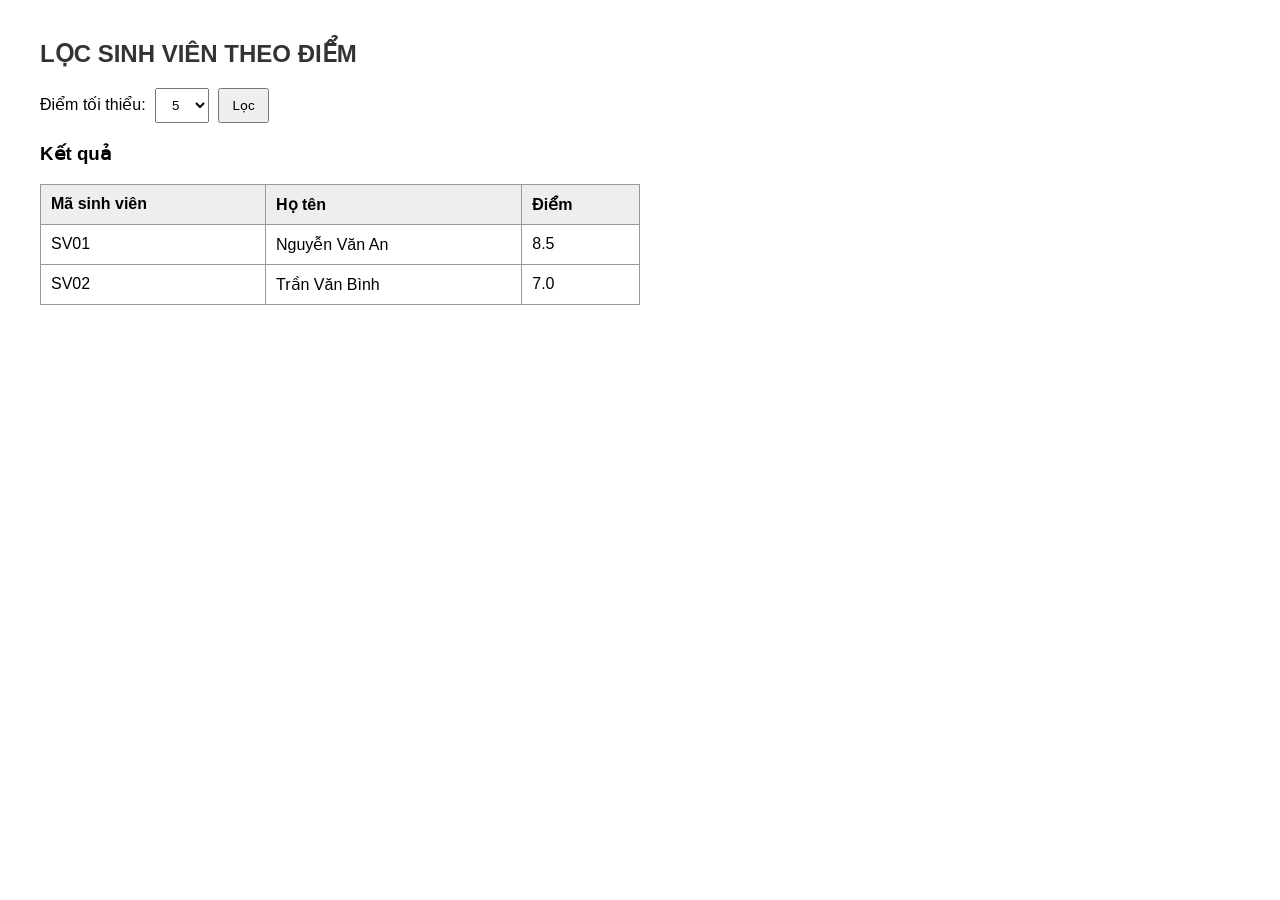
<file: src/main/webapp/index.html>
<!DOCTYPE html>
<html lang="vi">
<head>
    <meta charset="UTF-8">
    <title>Lọc sinh viên</title>

    <style>
        body {
            font-family: Arial, sans-serif;
            margin: 40px;
        }

        h2 {
            color: #333;
        }

        form {
            margin-bottom: 20px;
        }

        select, button {
            padding: 8px 12px;
            margin-left: 5px;
        }

        table {
            border-collapse: collapse;
            width: 600px;
        }

        th, td {
            border: 1px solid #999;
            padding: 10px;
            text-align: left;
        }

        th {
            background-color: #eee;
        }
    </style>
</head>

<body>

    <h2>LỌC SINH VIÊN THEO ĐIỂM</h2>

    <!-- Form chọn điểm tối thiểu -->
    <form action="students" method="get">

        <label>Điểm tối thiểu:</label>

        <select name="minScore">
            <option value="5">5</option>
            <option value="6">6</option>
            <option value="7">7</option>
            <option value="8">8</option>
            <option value="9">9</option>
        </select>

        <button type="submit">Lọc</button>

    </form>


    <!-- Bảng kết quả -->
    <h3>Kết quả</h3>

    <table>
        <tr>
            <th>Mã sinh viên</th>
            <th>Họ tên</th>
            <th>Điểm</th>
        </tr>

        <tr>
            <td>SV01</td>
            <td>Nguyễn Văn An</td>
            <td>8.5</td>
        </tr>

        <tr>
            <td>SV02</td>
            <td>Trần Văn Bình</td>
            <td>7.0</td>
        </tr>

    </table>

</body>
</html>
</file>
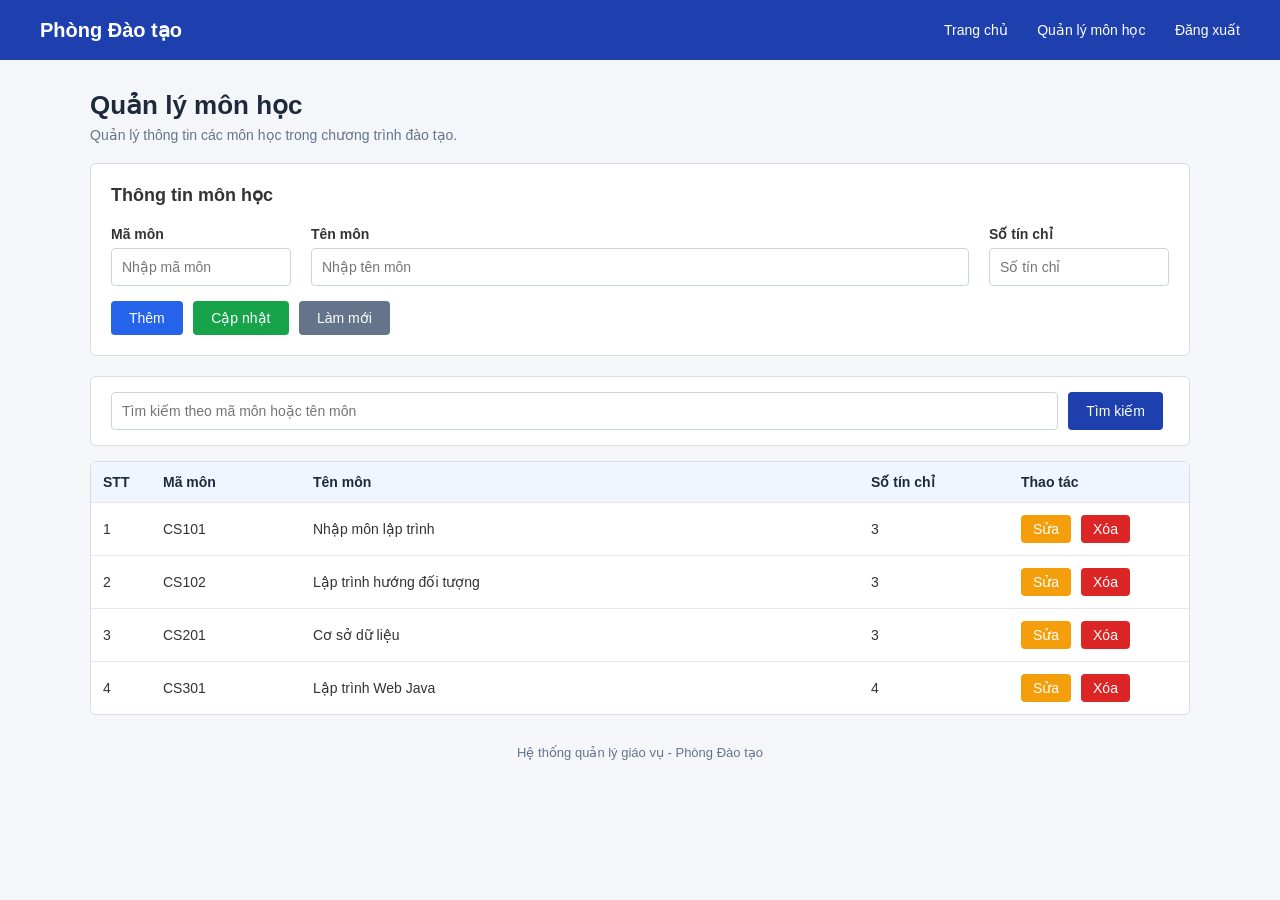
<file: src/main/webapp/admin/index.html>
<!DOCTYPE html>
<html lang="vi">
<head>
    <meta charset="UTF-8">
    <meta name="viewport" content="width=device-width, initial-scale=1.0">

    <title>Quản lý môn học</title>

    <style>
        * {
            box-sizing: border-box;
        }

        body {
            margin: 0;
            font-family: Arial, sans-serif;
            background: #f4f6f9;
            color: #333;
        }

        /* HEADER */
        .header {
            height: 60px;
            background: #1e40af;
            color: white;

            display: flex;
            align-items: center;
            justify-content: space-between;

            padding: 0 40px;
        }

        .header h2 {
            margin: 0;
            font-size: 20px;
        }

        .menu a {
            color: white;
            text-decoration: none;
            margin-left: 25px;
            font-size: 14px;
        }

        /* MAIN */
        .container {
            width: 1100px;
            max-width: 95%;
            margin: 30px auto;
        }

        .title {
            margin-bottom: 20px;
        }

        .title h1 {
            margin: 0;
            font-size: 26px;
            color: #1e293b;
        }

        .title p {
            margin-top: 6px;
            color: #64748b;
            font-size: 14px;
        }

        /* FORM */
        .form-box {
            background: white;
            padding: 20px;
            border: 1px solid #ddd;
            border-radius: 6px;
            margin-bottom: 20px;
        }

        .form-box h3 {
            margin-top: 0;
            margin-bottom: 20px;
            font-size: 18px;
        }

        .form-row {
            display: flex;
            gap: 20px;
            margin-bottom: 15px;
        }

        .form-group {
            flex: 1;
        }

        .form-group.small {
            flex: 0 0 180px;
        }

        label {
            display: block;
            font-size: 14px;
            font-weight: bold;
            margin-bottom: 6px;
        }

        input {
            width: 100%;
            height: 38px;
            padding: 8px 10px;

            border: 1px solid #cbd5e1;
            border-radius: 4px;

            font-size: 14px;
        }

        input:focus {
            outline: none;
            border-color: #2563eb;
        }

        /* BUTTON */
        .buttons {
            margin-top: 5px;
        }

        button {
            border: none;
            border-radius: 4px;
            padding: 9px 18px;
            margin-right: 6px;

            font-size: 14px;
            cursor: pointer;
        }

        .btn-add {
            background: #2563eb;
            color: white;
        }

        .btn-update {
            background: #16a34a;
            color: white;
        }

        .btn-clear {
            background: #64748b;
            color: white;
        }

        .btn-add:hover {
            background: #1d4ed8;
        }

        .btn-update:hover {
            background: #15803d;
        }

        .btn-clear:hover {
            background: #475569;
        }

        /* SEARCH */
        .search-box {
            background: white;
            padding: 15px 20px;

            border: 1px solid #ddd;
            border-radius: 6px;

            margin-bottom: 15px;

            display: flex;
            gap: 10px;
        }

        .search-box input {
            flex: 1;
        }

        .btn-search {
            background: #1e40af;
            color: white;
            height: 38px;
        }

        /* TABLE */
        .table-box {
            background: white;
            border: 1px solid #ddd;
            border-radius: 6px;
            overflow: hidden;
        }

        table {
            width: 100%;
            border-collapse: collapse;
        }

        th {
            background: #eff6ff;
            color: #1e293b;

            padding: 12px;
            text-align: left;

            font-size: 14px;
        }

        td {
            padding: 12px;
            border-top: 1px solid #e5e7eb;

            font-size: 14px;
        }

        tr:hover {
            background: #f8fafc;
        }

        .action-edit {
            background: #f59e0b;
            color: white;
            padding: 6px 12px;
        }

        .action-delete {
            background: #dc2626;
            color: white;
            padding: 6px 12px;
        }

        /* FOOTER */
        .footer {
            text-align: center;
            margin-top: 30px;
            color: #64748b;
            font-size: 13px;
        }

        @media (max-width: 700px) {

            .header {
                padding: 0 15px;
            }

            .menu {
                display: none;
            }

            .form-row {
                flex-direction: column;
                gap: 10px;
            }

            .form-group.small {
                flex: 1;
            }

            .table-box {
                overflow-x: auto;
            }

            table {
                min-width: 650px;
            }
        }
    </style>
</head>

<body>

<!-- HEADER -->

<header class="header">

    <h2>Phòng Đào tạo</h2>

    <nav class="menu">
        <a href="#">Trang chủ</a>
        <a href="#">Quản lý môn học</a>
        <a href="#">Đăng xuất</a>
    </nav>

</header>


<!-- MAIN -->

<div class="container">

    <!-- TITLE -->

    <div class="title">

        <h1>Quản lý môn học</h1>

        <p>
            Quản lý thông tin các môn học trong chương trình đào tạo.
        </p>

    </div>


    <!-- FORM -->

    <div class="form-box">

        <h3>Thông tin môn học</h3>

        <div class="form-row">

            <div class="form-group small">

                <label for="maMon">
                    Mã môn
                </label>

                <input
                    type="text"
                    id="maMon"
                    placeholder="Nhập mã môn">

            </div>


            <div class="form-group">

                <label for="tenMon">
                    Tên môn
                </label>

                <input
                    type="text"
                    id="tenMon"
                    placeholder="Nhập tên môn">

            </div>


            <div class="form-group small">

                <label for="soTinChi">
                    Số tín chỉ
                </label>

                <input
                    type="number"
                    id="soTinChi"
                    placeholder="Số tín chỉ"
                    min="1">

            </div>

        </div>


        <div class="buttons">

            <button
                class="btn-add"
                onclick="addCourse()">

                Thêm

            </button>


            <button
                class="btn-update"
                onclick="updateCourse()">

                Cập nhật

            </button>


            <button
                class="btn-clear"
                onclick="clearForm()">

                Làm mới

            </button>

        </div>

    </div>


    <!-- SEARCH -->

    <div class="search-box">

        <input
            type="text"
            id="search"
            placeholder="Tìm kiếm theo mã môn hoặc tên môn">

        <button
            class="btn-search"
            onclick="searchCourse()">

            Tìm kiếm

        </button>

    </div>


    <!-- TABLE -->

    <div class="table-box">

        <table>

            <thead>

                <tr>

                    <th style="width: 60px;">
                        STT
                    </th>

                    <th style="width: 150px;">
                        Mã môn
                    </th>

                    <th>
                        Tên môn
                    </th>

                    <th style="width: 150px;">
                        Số tín chỉ
                    </th>

                    <th style="width: 180px;">
                        Thao tác
                    </th>

                </tr>

            </thead>


            <tbody id="courseTable">

                <tr>

                    <td>1</td>

                    <td>CS101</td>

                    <td>Nhập môn lập trình</td>

                    <td>3</td>

                    <td>

                        <button
                            class="action-edit"
                            onclick="editCourse(this)">

                            Sửa

                        </button>

                        <button
                            class="action-delete"
                            onclick="deleteCourse(this)">

                            Xóa

                        </button>

                    </td>

                </tr>


                <tr>

                    <td>2</td>

                    <td>CS102</td>

                    <td>Lập trình hướng đối tượng</td>

                    <td>3</td>

                    <td>

                        <button
                            class="action-edit"
                            onclick="editCourse(this)">

                            Sửa

                        </button>

                        <button
                            class="action-delete"
                            onclick="deleteCourse(this)">

                            Xóa

                        </button>

                    </td>

                </tr>


                <tr>

                    <td>3</td>

                    <td>CS201</td>

                    <td>Cơ sở dữ liệu</td>

                    <td>3</td>

                    <td>

                        <button
                            class="action-edit"
                            onclick="editCourse(this)">

                            Sửa

                        </button>

                        <button
                            class="action-delete"
                            onclick="deleteCourse(this)">

                            Xóa

                        </button>

                    </td>

                </tr>


                <tr>

                    <td>4</td>

                    <td>CS301</td>

                    <td>Lập trình Web Java</td>

                    <td>4</td>

                    <td>

                        <button
                            class="action-edit"
                            onclick="editCourse(this)">

                            Sửa

                        </button>

                        <button
                            class="action-delete"
                            onclick="deleteCourse(this)">

                            Xóa

                        </button>

                    </td>

                </tr>

            </tbody>

        </table>

    </div>


    <div class="footer">
        Hệ thống quản lý giáo vụ - Phòng Đào tạo
    </div>

</div>


<script>

    let selectedRow = null;


    // ==========================
    // THÊM
    // ==========================

    function addCourse() {

        const maMon =
            document.getElementById("maMon").value.trim();

        const tenMon =
            document.getElementById("tenMon").value.trim();

        const soTinChi =
            document.getElementById("soTinChi").value;


        if (maMon === "" ||
            tenMon === "" ||
            soTinChi === "") {

            alert("Vui lòng nhập đầy đủ thông tin!");

            return;
        }


        const table =
            document.getElementById("courseTable");


        const row =
            table.insertRow();


        row.insertCell(0).innerText =
            table.rows.length;

        row.insertCell(1).innerText =
            maMon;

        row.insertCell(2).innerText =
            tenMon;

        row.insertCell(3).innerText =
            soTinChi;

        row.insertCell(4).innerHTML =

            '<button class="action-edit" ' +
            'onclick="editCourse(this)">Sửa</button>' +

            '<button class="action-delete" ' +
            'onclick="deleteCourse(this)">Xóa</button>';


        clearForm();

    }


    // ==========================
    // SỬA
    // ==========================

    function editCourse(button) {

        selectedRow =
            button.parentElement.parentElement;


        document.getElementById("maMon").value =
            selectedRow.cells[1].innerText;

        document.getElementById("tenMon").value =
            selectedRow.cells[2].innerText;

        document.getElementById("soTinChi").value =
            selectedRow.cells[3].innerText;

    }


    // ==========================
    // CẬP NHẬT
    // ==========================

    function updateCourse() {

        if (selectedRow === null) {

            alert("Vui lòng chọn môn học cần cập nhật!");

            return;
        }


        selectedRow.cells[1].innerText =
            document.getElementById("maMon").value;

        selectedRow.cells[2].innerText =
            document.getElementById("tenMon").value;

        selectedRow.cells[3].innerText =
            document.getElementById("soTinChi").value;


        alert("Cập nhật thành công!");

        clearForm();

    }


    // ==========================
    // XÓA
    // ==========================

    function deleteCourse(button) {

        if (
            confirm("Bạn có chắc muốn xóa môn học này?")
        ) {

            const row =
                button.parentElement.parentElement;

            row.remove();

            updateSTT();

        }

    }


    // ==========================
    // TÌM KIẾM
    // ==========================

    function searchCourse() {

        const keyword =
            document.getElementById("search")
                .value
                .toLowerCase()
                .trim();


        const rows =
            document.querySelectorAll(
                "#courseTable tr"
            );


        rows.forEach(function(row) {

            const maMon =
                row.cells[1].innerText.toLowerCase();

            const tenMon =
                row.cells[2].innerText.toLowerCase();


            if (
                maMon.includes(keyword) ||
                tenMon.includes(keyword)
            ) {

                row.style.display = "";

            } else {

                row.style.display = "none";

            }

        });

    }


    // ==========================
    // LÀM MỚI FORM
    // ==========================

    function clearForm() {

        document.getElementById("maMon").value = "";

        document.getElementById("tenMon").value = "";

        document.getElementById("soTinChi").value = "";

        selectedRow = null;

    }


    // ==========================
    // CẬP NHẬT STT
    // ==========================

    function updateSTT() {

        const rows =
            document.querySelectorAll(
                "#courseTable tr"
            );


        rows.forEach(function(row, index) {

            row.cells[0].innerText =
                index + 1;

        });

    }

</script>

</body>
</html>
</file>
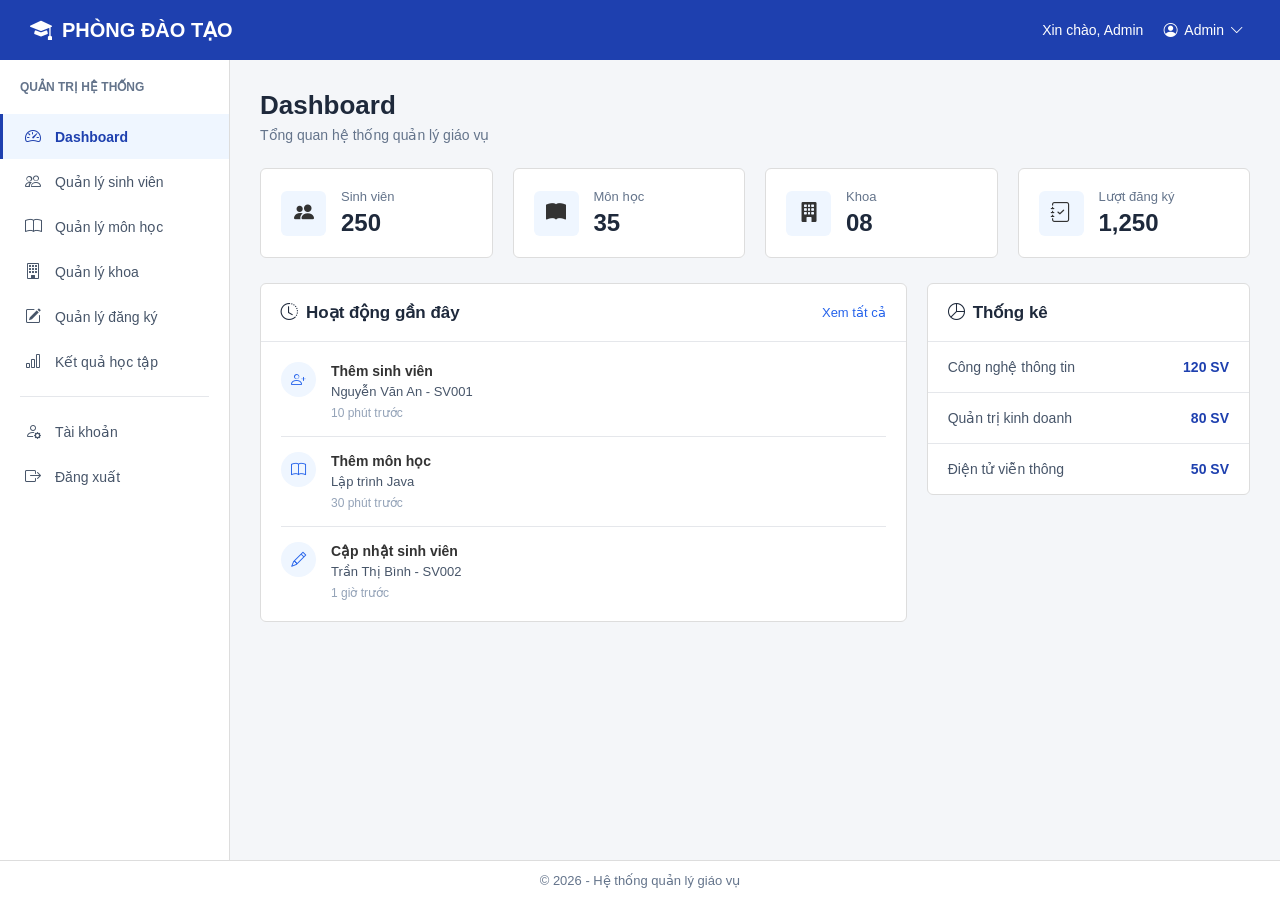
<file: src/main/webapp/admin.html>
<!DOCTYPE html>
<html lang="vi">

<head>
    <meta charset="UTF-8">
    <meta name="viewport" content="width=device-width, initial-scale=1.0">

    <title>Admin - Quản lý giáo vụ</title>

    <!-- Bootstrap Icons -->
    <link rel="stylesheet"
          href="https://cdn.jsdelivr.net/npm/bootstrap-icons@1.11.3/font/bootstrap-icons.min.css">

    <link rel="stylesheet" href="css/admin.css">
</head>

<body>

    <!-- ================= HEADER ================= -->

    <header class="header">

        <div class="logo">
            <i class="bi bi-mortarboard-fill"></i>
            PHÒNG ĐÀO TẠO
        </div>

        <div class="user-info">

            <span>
                Xin chào, Admin
            </span>

            <button class="user-button">
                <i class="bi bi-person-circle"></i>
                Admin
                <i class="bi bi-chevron-down"></i>
            </button>

        </div>

    </header>


    <!-- ================= LAYOUT ================= -->

    <div class="layout">


        <!-- ================= SIDEBAR ================= -->

        <aside class="sidebar">

            <div class="sidebar-title">
                QUẢN TRỊ HỆ THỐNG
            </div>


            <nav class="menu">

                <a href="#" class="menu-item active">
                    <i class="bi bi-speedometer2"></i>
                    <span>Dashboard</span>
                </a>


                <a href="#" class="menu-item">
                    <i class="bi bi-people"></i>
                    <span>Quản lý sinh viên</span>
                </a>


                <a href="#" class="menu-item">
                    <i class="bi bi-book"></i>
                    <span>Quản lý môn học</span>
                </a>


                <a href="#" class="menu-item">
                    <i class="bi bi-building"></i>
                    <span>Quản lý khoa</span>
                </a>


                <a href="#" class="menu-item">
                    <i class="bi bi-pencil-square"></i>
                    <span>Quản lý đăng ký</span>
                </a>


                <a href="#" class="menu-item">
                    <i class="bi bi-bar-chart"></i>
                    <span>Kết quả học tập</span>
                </a>


                <div class="menu-line"></div>


                <a href="#" class="menu-item">
                    <i class="bi bi-person-gear"></i>
                    <span>Tài khoản</span>
                </a>


                <a href="#" class="menu-item logout">
                    <i class="bi bi-box-arrow-right"></i>
                    <span>Đăng xuất</span>
                </a>

            </nav>

        </aside>


        <!-- ================= MAIN ================= -->

        <main class="main">


            <!-- TITLE -->

            <div class="page-title">

                <h1>Dashboard</h1>

                <p>
                    Tổng quan hệ thống quản lý giáo vụ
                </p>

            </div>


            <!-- ================= CARDS ================= -->

            <div class="cards">


                <div class="card">

                    <div class="card-icon">
                        <i class="bi bi-people-fill"></i>
                    </div>

                    <div class="card-content">

                        <div class="card-title">
                            Sinh viên
                        </div>

                        <div class="card-number">
                            250
                        </div>

                    </div>

                </div>


                <div class="card">

                    <div class="card-icon">
                        <i class="bi bi-book-fill"></i>
                    </div>

                    <div class="card-content">

                        <div class="card-title">
                            Môn học
                        </div>

                        <div class="card-number">
                            35
                        </div>

                    </div>

                </div>


                <div class="card">

                    <div class="card-icon">
                        <i class="bi bi-building-fill"></i>
                    </div>

                    <div class="card-content">

                        <div class="card-title">
                            Khoa
                        </div>

                        <div class="card-number">
                            08
                        </div>

                    </div>

                </div>


                <div class="card">

                    <div class="card-icon">
                        <i class="bi bi-journal-check"></i>
                    </div>

                    <div class="card-content">

                        <div class="card-title">
                            Lượt đăng ký
                        </div>

                        <div class="card-number">
                            1,250
                        </div>

                    </div>

                </div>

            </div>


            <!-- ================= CONTENT ================= -->

            <div class="content-row">


                <!-- HOẠT ĐỘNG -->

                <div class="content-box">

                    <div class="box-header">

                        <h2>
                            <i class="bi bi-clock-history"></i>
                            Hoạt động gần đây
                        </h2>

                        <a href="#">
                            Xem tất cả
                        </a>

                    </div>


                    <div class="activity-list">


                        <div class="activity">

                            <div class="activity-icon">
                                <i class="bi bi-person-plus"></i>
                            </div>

                            <div>

                                <strong>
                                    Thêm sinh viên
                                </strong>

                                <p>
                                    Nguyễn Văn An - SV001
                                </p>

                                <small>
                                    10 phút trước
                                </small>

                            </div>

                        </div>


                        <div class="activity">

                            <div class="activity-icon">
                                <i class="bi bi-book"></i>
                            </div>

                            <div>

                                <strong>
                                    Thêm môn học
                                </strong>

                                <p>
                                    Lập trình Java
                                </p>

                                <small>
                                    30 phút trước
                                </small>

                            </div>

                        </div>


                        <div class="activity">

                            <div class="activity-icon">
                                <i class="bi bi-pencil"></i>
                            </div>

                            <div>

                                <strong>
                                    Cập nhật sinh viên
                                </strong>

                                <p>
                                    Trần Thị Bình - SV002
                                </p>

                                <small>
                                    1 giờ trước
                                </small>

                            </div>

                        </div>


                    </div>

                </div>


                <!-- THỐNG KÊ -->

                <div class="content-box statistics">

                    <div class="box-header">

                        <h2>
                            <i class="bi bi-pie-chart"></i>
                            Thống kê
                        </h2>

                    </div>


                    <div class="stat-row">

                        <span>
                            Công nghệ thông tin
                        </span>

                        <strong>
                            120 SV
                        </strong>

                    </div>


                    <div class="stat-row">

                        <span>
                            Quản trị kinh doanh
                        </span>

                        <strong>
                            80 SV
                        </strong>

                    </div>


                    <div class="stat-row">

                        <span>
                            Điện tử viễn thông
                        </span>

                        <strong>
                            50 SV
                        </strong>

                    </div>

                </div>

            </div>

        </main>

    </div>


    <!-- ================= FOOTER ================= -->

    <footer class="footer">

        <span>
            © 2026 - Hệ thống quản lý giáo vụ
        </span>

    </footer>

</body>

</html>
</file>
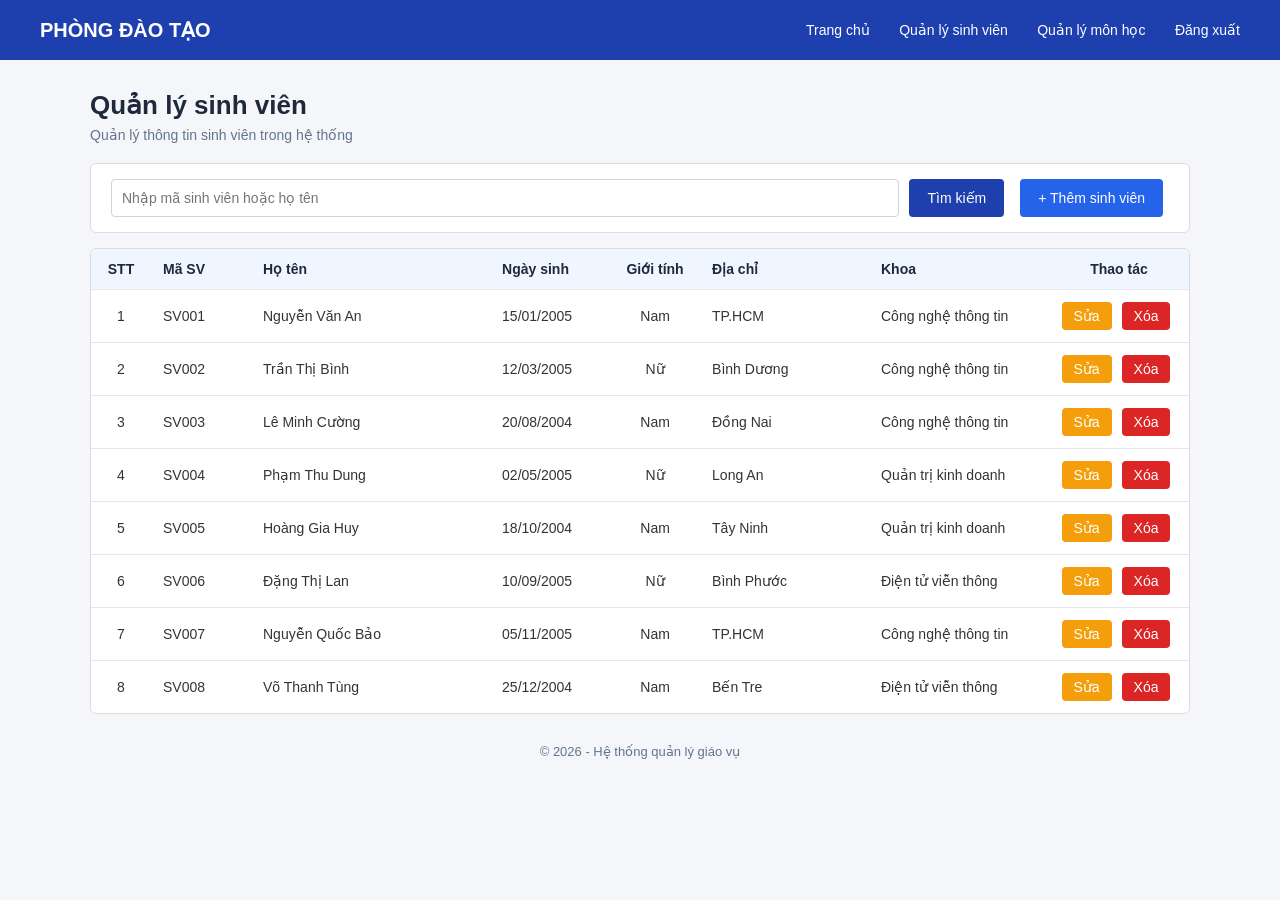
<file: src/main/webapp/sinhvien.html>
<!DOCTYPE html>
<html lang="vi">

<head>
    <meta charset="UTF-8">
    <meta name="viewport" content="width=device-width, initial-scale=1.0">

    <title>Quản lý sinh viên</title>

    <link rel="stylesheet" href="css/main.css">
</head>

<body>

<!-- =====================================================
     HEADER
===================================================== -->

<header class="header">

    <h2>PHÒNG ĐÀO TẠO</h2>

    <nav class="menu">
        <a href="#">Trang chủ</a>
        <a href="#" class="active">Quản lý sinh viên</a>
        <a href="#">Quản lý môn học</a>
        <a href="#">Đăng xuất</a>
    </nav>

</header>


<!-- =====================================================
     MAIN
===================================================== -->

<main class="container">

    <!-- TITLE -->

    <div class="title">

        <h1>Quản lý sinh viên</h1>

        <p>
            Quản lý thông tin sinh viên trong hệ thống
        </p>

    </div>


    <!-- =================================================
         SEARCH + BUTTON
    ================================================== -->

    <div class="search-box">

        <input
            type="text"
            placeholder="Nhập mã sinh viên hoặc họ tên">

        <button class="btn-search">
            Tìm kiếm
        </button>

        <button
            class="btn-add"
            onclick="openModal()">

            + Thêm sinh viên

        </button>

    </div>


    <!-- =================================================
         TABLE
    ================================================== -->

    <div class="table-box">

        <table>

            <thead>

                <tr>

                    <th>STT</th>

                    <th>Mã SV</th>

                    <th>Họ tên</th>

                    <th>Ngày sinh</th>

                    <th>Giới tính</th>

                    <th>Địa chỉ</th>

                    <th>Khoa</th>

                    <th>Thao tác</th>

                </tr>

            </thead>


            <tbody>

                <tr>

                    <td>1</td>

                    <td>SV001</td>

                    <td>Nguyễn Văn An</td>

                    <td>15/01/2005</td>

                    <td>Nam</td>

                    <td>TP.HCM</td>

                    <td>Công nghệ thông tin</td>

                    <td class="actions">

                        <button class="action-edit" onclick="openModal()">
                            Sửa
                        </button>

                        <button class="action-delete">
                            Xóa
                        </button>

                    </td>

                </tr>


                <tr>

                    <td>2</td>

                    <td>SV002</td>

                    <td>Trần Thị Bình</td>

                    <td>12/03/2005</td>

                    <td>Nữ</td>

                    <td>Bình Dương</td>

                    <td>Công nghệ thông tin</td>

                    <td class="actions">

                         <button class="action-edit" onclick="openModal()">
                            Sửa
                        </button>

                        <button class="action-delete">
                            Xóa
                        </button>

                    </td>

                </tr>


                <tr>

                    <td>3</td>

                    <td>SV003</td>

                    <td>Lê Minh Cường</td>

                    <td>20/08/2004</td>

                    <td>Nam</td>

                    <td>Đồng Nai</td>

                    <td>Công nghệ thông tin</td>

                    <td class="actions">

                         <button class="action-edit" onclick="openModal()">
                            Sửa
                        </button>

                        <button class="action-delete">
                            Xóa
                        </button>

                    </td>

                </tr>


                <tr>

                    <td>4</td>

                    <td>SV004</td>

                    <td>Phạm Thu Dung</td>

                    <td>02/05/2005</td>

                    <td>Nữ</td>

                    <td>Long An</td>

                    <td>Quản trị kinh doanh</td>

                    <td class="actions">

                         <button class="action-edit" onclick="openModal()">
                            Sửa
                        </button>

                        <button class="action-delete">
                            Xóa
                        </button>

                    </td>

                </tr>


                <tr>

                    <td>5</td>

                    <td>SV005</td>

                    <td>Hoàng Gia Huy</td>

                    <td>18/10/2004</td>

                    <td>Nam</td>

                    <td>Tây Ninh</td>

                    <td>Quản trị kinh doanh</td>

                    <td class="actions">

                         <button class="action-edit" onclick="openModal()">
                            Sửa
                        </button>

                        <button class="action-delete">
                            Xóa
                        </button>

                    </td>

                </tr>


                <tr>

                    <td>6</td>

                    <td>SV006</td>

                    <td>Đặng Thị Lan</td>

                    <td>10/09/2005</td>

                    <td>Nữ</td>

                    <td>Bình Phước</td>

                    <td>Điện tử viễn thông</td>

                    <td class="actions">

                         <button class="action-edit" onclick="openModal()">
                            Sửa
                        </button>

                        <button class="action-delete">
                            Xóa
                        </button>

                    </td>

                </tr>


                <tr>

                    <td>7</td>

                    <td>SV007</td>

                    <td>Nguyễn Quốc Bảo</td>

                    <td>05/11/2005</td>

                    <td>Nam</td>

                    <td>TP.HCM</td>

                    <td>Công nghệ thông tin</td>

                    <td class="actions">

                         <button class="action-edit" onclick="openModal()">
                            Sửa
                        </button>

                        <button class="action-delete">
                            Xóa
                        </button>

                    </td>

                </tr>


                <tr>

                    <td>8</td>

                    <td>SV008</td>

                    <td>Võ Thanh Tùng</td>

                    <td>25/12/2004</td>

                    <td>Nam</td>

                    <td>Bến Tre</td>

                    <td>Điện tử viễn thông</td>

                    <td class="actions">

                         <button class="action-edit" onclick="openModal()">
                            Sửa
                        </button>

                        <button class="action-delete">
                            Xóa
                        </button>
                    </td>
                </tr>     
            </tbody>

        </table>

    </div>

</main>


<!-- =====================================================
     MODAL THÊM SINH VIÊN
===================================================== -->

<div id="studentModal" class="modal">

    <div class="modal-content">


        <!-- MODAL HEADER -->

        <div class="modal-header">

            <h3>Thêm sinh viên</h3>

            <button
                class="modal-close"
                onclick="closeModal()">
                ×
            </button>

        </div>


        <!-- MODAL BODY -->

        <div class="modal-body">


            <!-- MÃ SV + HỌ TÊN -->

            <div class="form-row">

                <div class="form-group small">

                    <label>
                        Mã sinh viên
                    </label>

                    <input
                        type="text"
                        placeholder="Nhập mã SV">

                </div>


                <div class="form-group">

                    <label>
                        Họ tên
                    </label>

                    <input
                        type="text"
                        placeholder="Nhập họ tên">

                </div>

            </div>


            <!-- NGÀY SINH + GIỚI TÍNH -->

            <div class="form-row">

                <div class="form-group small">

                    <label>
                        Ngày sinh
                    </label>

                    <input
                        type="date">

                </div>


                <div class="form-group">

                    <label>
                        Giới tính
                    </label>

                    <div class="gender">

                        <label>

                            <input
                                type="radio"
                                name="gioitinh"
                                value="1"
                                checked>

                            Nam

                        </label>


                        <label>

                            <input
                                type="radio"
                                name="gioitinh"
                                value="0">

                            Nữ

                        </label>

                    </div>

                </div>

            </div>


            <!-- ĐỊA CHỈ -->

            <div class="form-row">

                <div class="form-group">

                    <label>
                        Địa chỉ
                    </label>

                    <input
                        type="text"
                        placeholder="Nhập địa chỉ">

                </div>

            </div>


            <!-- KHOA -->

            <div class="form-row">

                <div class="form-group">

                    <label>
                        Khoa
                    </label>

                    <select>

                        <option value="">
                            -- Chọn khoa --
                        </option>

                        <option value="CNTT">
                            Công nghệ thông tin
                        </option>

                        <option value="QTKD">
                            Quản trị kinh doanh
                        </option>

                        <option value="DTVT">
                            Điện tử viễn thông
                        </option>

                    </select>

                </div>

            </div>

        </div>


        <!-- MODAL FOOTER -->

        <div class="modal-footer">

            <button class="btn-add">
                Thêm
            </button>

            <button
                class="btn-clear"
                onclick="closeModal()">

                Hủy

            </button>

        </div>

    </div>

</div>


<!-- =====================================================
     FOOTER
===================================================== -->

<footer class="footer">

    © 2026 - Hệ thống quản lý giáo vụ

</footer>


<!-- =====================================================
     JAVASCRIPT
===================================================== -->

<script>

function openModal() {

    document
        .getElementById("studentModal")
        .classList.add("show");

}


function closeModal() {

    document
        .getElementById("studentModal")
        .classList.remove("show");

}

</script>


</body>

</html>
</file>
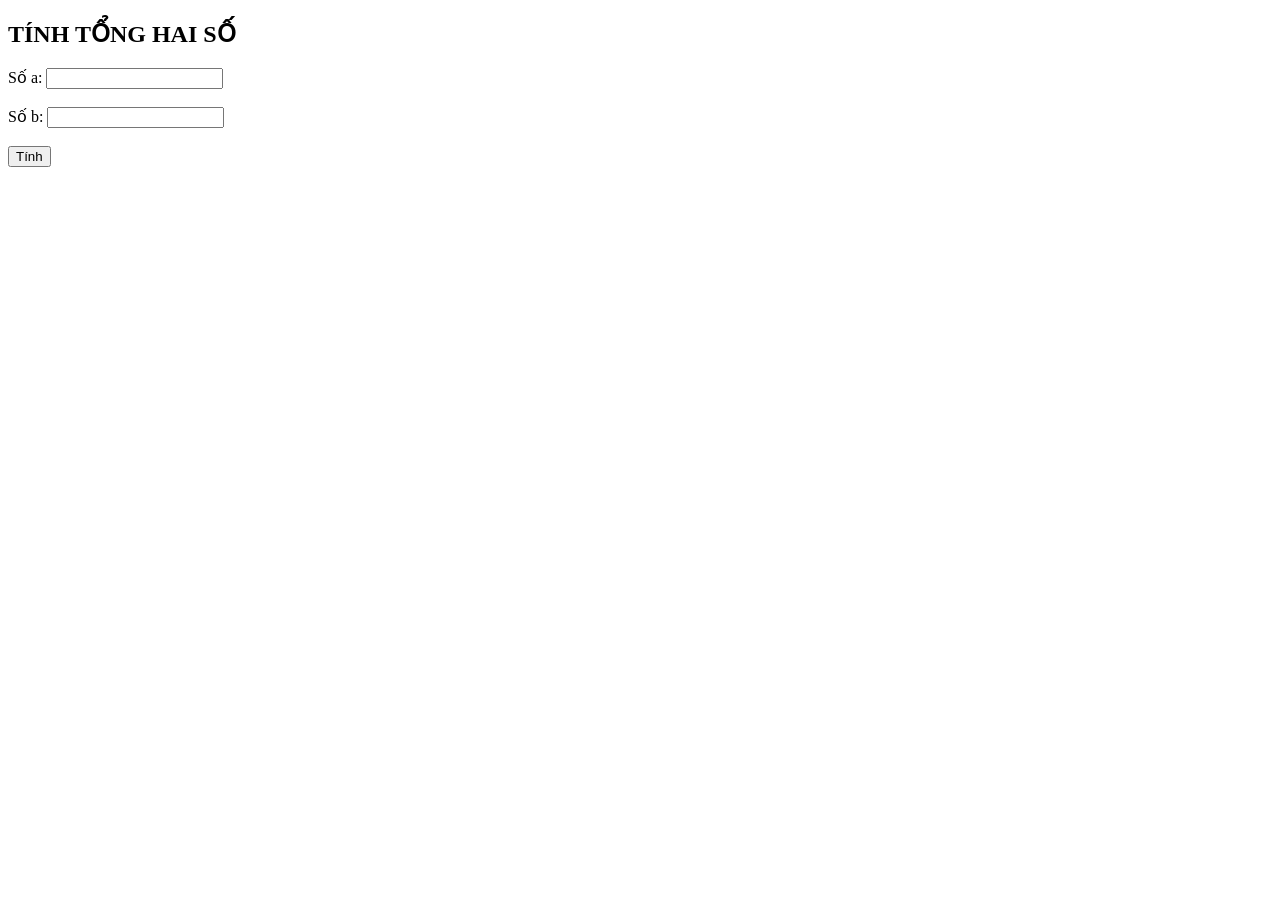
<file: src/main/webapp/tinh.html>
<!DOCTYPE html>
<html>
<head>
    <meta charset="UTF-8">
    <title>Tính tổng</title>
</head>
<body>
<h2>TÍNH TỔNG HAI SỐ</h2>
<form action="calculator" method="post">

    Số a:
    <input type="number" name="a">
    <br><br>
    Số b:
    <input type="number" name="b">
    <br><br>
    <button type="submit">Tính</button>
</form>
</body>
</html>
</file>
<file: src/main/webapp/css/admin.css>
* {
    box-sizing: border-box;
}

body {
    margin: 0;
    font-family: Arial, sans-serif;
    background: #f4f6f9;
    color: #333;
}


/* =====================================================
   HEADER
===================================================== */

.header {
    height: 60px;

    background: #1e40af;
    color: white;

    display: flex;
    align-items: center;
    justify-content: space-between;

    padding: 0 30px;
}

.logo {
    font-size: 20px;
    font-weight: bold;
}

.user-info {
    display: flex;
    align-items: center;
    gap: 15px;

    font-size: 14px;
}

.user-button {
    border: none;
    background: transparent;
    color: white;

    font-size: 14px;
    cursor: pointer;
}


/* =====================================================
   LAYOUT
===================================================== */

.layout {
    display: flex;
    min-height: calc(100vh - 100px);
}


/* =====================================================
   SIDEBAR
===================================================== */

.sidebar {
    width: 230px;

    background: white;

    border-right: 1px solid #ddd;

    flex-shrink: 0;
}

.sidebar-title {
    padding: 20px;

    font-size: 12px;
    font-weight: bold;

    color: #64748b;
}


.menu {
    display: flex;
    flex-direction: column;
}


.menu-item {
    height: 45px;

    display: flex;
    align-items: center;

    padding: 0 20px;

    color: #475569;

    text-decoration: none;

    font-size: 14px;

    border-left: 3px solid transparent;
}


.menu-item:hover {
    background: #f1f5f9;
}


.menu-item.active {
    background: #eff6ff;

    color: #1e40af;

    border-left-color: #1e40af;

    font-weight: bold;
}


.icon {
    width: 30px;

    font-size: 16px;
}


.menu-line {
    height: 1px;

    background: #e5e7eb;

    margin: 12px 20px;
}


.logout {
    color: #dc2626;
}


/* =====================================================
   MAIN
===================================================== */

.main {
    flex: 1;

    padding: 30px;

    min-width: 0;
}


.page-title {
    margin-bottom: 25px;
}

.page-title h1 {
    margin: 0;

    font-size: 26px;

    color: #1e293b;
}

.page-title p {
    margin-top: 6px;

    color: #64748b;

    font-size: 14px;
}


/* =====================================================
   CARDS
===================================================== */

.cards {
    display: grid;

    grid-template-columns:
        repeat(4, 1fr);

    gap: 20px;

    margin-bottom: 25px;
}


.card {
    background: white;

    border: 1px solid #ddd;

    border-radius: 6px;

    padding: 20px;

    display: flex;

    align-items: center;

    gap: 15px;
}


.card-icon {
    width: 45px;
    height: 45px;

    display: flex;

    align-items: center;
    justify-content: center;

    background: #eff6ff;

    border-radius: 6px;

    font-size: 22px;
}


.card-title {
    font-size: 13px;

    color: #64748b;

    margin-bottom: 5px;
}


.card-number {
    font-size: 24px;

    font-weight: bold;

    color: #1e293b;
}


/* =====================================================
   CONTENT
===================================================== */

.content-row {
    display: grid;

    grid-template-columns:
        2fr 1fr;

    gap: 20px;
}


.content-box {
    background: white;

    border: 1px solid #ddd;

    border-radius: 6px;
}


.box-header {
    padding: 18px 20px;

    border-bottom: 1px solid #e5e7eb;

    display: flex;

    align-items: center;
    justify-content: space-between;
}


.box-header h2 {
    margin: 0;

    font-size: 17px;

    color: #1e293b;
}


.box-header a {
    font-size: 13px;

    color: #2563eb;

    text-decoration: none;
}


/* =====================================================
   ACTIVITY
===================================================== */

.activity-list {
    padding: 5px 20px;
}


.activity {
    display: flex;

    gap: 15px;

    padding: 15px 0;

    border-bottom: 1px solid #e5e7eb;
}


.activity:last-child {
    border-bottom: none;
}


.activity-icon {
    width: 32px;
    height: 32px;

    display: flex;

    align-items: center;
    justify-content: center;

    background: #eff6ff;

    color: #2563eb;

    border-radius: 50%;
}


.activity strong {
    font-size: 14px;
}


.activity p {
    margin: 4px 0;

    font-size: 13px;

    color: #475569;
}


.activity small {
    color: #94a3b8;

    font-size: 12px;
}


/* =====================================================
   STATISTICS
===================================================== */

.statistics {
    height: fit-content;
}


.stat-row {
    display: flex;

    justify-content: space-between;

    padding: 17px 20px;

    border-bottom: 1px solid #e5e7eb;

    font-size: 14px;
}


.stat-row:last-child {
    border-bottom: none;
}


.stat-row span {
    color: #475569;
}


.stat-row strong {
    color: #1e40af;
}

.logo {
    display: flex;
    align-items: center;
    gap: 10px;

    font-size: 20px;
    font-weight: bold;
}

.logo i {
    font-size: 22px;
}


.user-info {
    display: flex;
    align-items: center;
    gap: 15px;

    font-size: 14px;
}

.user-button {
    display: flex;
    align-items: center;
    gap: 6px;

    border: none;
    background: transparent;
    color: white;

    font-size: 14px;
    cursor: pointer;
}


/* SIDEBAR */

.menu-item {
    height: 45px;

    display: flex;
    align-items: center;

    gap: 12px;

    padding: 0 20px;

    color: #475569;

    text-decoration: none;

    font-size: 14px;

    border-left: 3px solid transparent;
}

.menu-item i {
    width: 20px;

    font-size: 16px;

    text-align: center;
}

.menu-item.active i {
    color: #1e40af;
}


/* CARD ICON */

.card-icon {
    width: 45px;
    height: 45px;

    display: flex;
    align-items: center;
    justify-content: center;

    background: #eff6ff;

    border-radius: 6px;

    font-size: 20px;
}


/* BOX HEADER */

.box-header h2 {
    display: flex;
    align-items: center;

    gap: 8px;

    margin: 0;

    font-size: 17px;

    color: #1e293b;
}


/* ACTIVITY ICON */

.activity-icon {
    width: 35px;
    height: 35px;

    display: flex;
    align-items: center;
    justify-content: center;

    background: #eff6ff;

    color: #2563eb;

    border-radius: 50%;
}

.activity-icon i {
    font-size: 15px;
}

/* =====================================================
   FOOTER
===================================================== */

.footer {
    height: 40px;

    display: flex;

    align-items: center;
    justify-content: center;

    color: #64748b;

    font-size: 13px;

    background: white;

    border-top: 1px solid #ddd;
}


/* =====================================================
   RESPONSIVE
===================================================== */

@media (max-width: 900px) {

    .cards {
        grid-template-columns:
            repeat(2, 1fr);
    }

    .content-row {
        grid-template-columns: 1fr;
    }

}


@media (max-width: 700px) {

    .sidebar {
        width: 60px;
    }

    .sidebar-title {
        display: none;
    }

    .menu-item {
        justify-content: center;

        padding: 0;
    }

    .menu-item {
        font-size: 0;
    }

    .icon {
        width: auto;

        font-size: 18px;
    }

    .main {
        padding: 20px;
    }

}


@media (max-width: 500px) {

    .cards {
        grid-template-columns: 1fr;
    }

    .user-info span {
        display: none;
    }

}
</file>
<file: src/main/webapp/css/main.css>
* {
    box-sizing: border-box;
}

body {
    margin: 0;
    font-family: Arial, sans-serif;
    background: #f4f6f9;
    color: #333;
}

a{
   text-decoration: none;    
 }

/* =====================================================
   HEADER
===================================================== */

.header {
    height: 60px;
    background: #1e40af;
    color: white;

    display: flex;
    align-items: center;
    justify-content: space-between;

    padding: 0 40px;
}

.header h2 {
    margin: 0;
    font-size: 20px;
}

.menu a {
    color: white;
    text-decoration: none;
    margin-left: 25px;
    font-size: 14px;
}

.menu a:hover {
    text-decoration: underline;
}


/* =====================================================
   MAIN
===================================================== */

.container {
    width: 1100px;
    max-width: 95%;
    margin: 30px auto;
}

.title {
    margin-bottom: 20px;
}

.title h1 {
    margin: 0;
    font-size: 26px;
    color: #1e293b;
}

.title p {
    margin-top: 6px;
    color: #64748b;
    font-size: 14px;
}

/* =====================================================
   MODAL
===================================================== */

.modal {
    display: none;

    position: fixed;

    z-index: 1000;

    left: 0;
    top: 0;

    width: 100%;
    height: 100%;

    background: rgba(0, 0, 0, 0.45);

    align-items: center;
    justify-content: center;
}

.modal.show {
    display: flex;
}


.modal-content {
    width: 600px;

    max-width: 90%;

    background: white;

    border-radius: 6px;

    box-shadow:
        0 5px 20px rgba(0, 0, 0, 0.25);

    overflow: hidden;
}


/* MODAL HEADER */

.modal-header {
    height: 55px;

    padding: 0 20px;

    background: #1e40af;

    color: white;

    display: flex;

    align-items: center;

    justify-content: space-between;
}

.modal-header h3 {
    margin: 0;

    font-size: 18px;
}

.modal-close {
    border: none;

    background: transparent;

    color: white;

    font-size: 25px;

    cursor: pointer;

    padding: 0;

    margin: 0;
}


/* MODAL BODY */

.modal-body {
    padding: 20px;
}


/* FORM */

.form-row {
    display: flex;

    gap: 20px;

    margin-bottom: 15px;
}

.form-group {
    flex: 1;
}

.form-group.small {
    flex: 0 0 180px;
}

.form-group label {
    display: block;

    font-size: 14px;

    font-weight: bold;

    margin-bottom: 6px;
}


/* GIỚI TÍNH */

.gender {
    height: 38px;

    display: flex;

    align-items: center;

    gap: 25px;
}

.gender label {
    display: flex;

    align-items: center;

    gap: 6px;

    font-weight: normal;

    margin: 0;
}

.gender input {
    width: auto;

    height: auto;
}


/* MODAL FOOTER */

.modal-footer {
    padding: 15px 20px;

    border-top: 1px solid #e5e7eb;

    text-align: right;
}

.modal-footer button {
    margin-right: 0;
    margin-left: 6px;
}

/* =====================================================
   FORM SINH VIÊN
===================================================== */

.form-box {
    background: white;

    padding: 20px;

    border: 1px solid #ddd;
    border-radius: 6px;

    margin-bottom: 20px;
}

.form-box h3 {
    margin-top: 0;
    margin-bottom: 20px;

    font-size: 18px;
}


/* Mỗi dòng gồm 2 ô */

.form-row {
    display: flex;

    gap: 20px;

    margin-bottom: 15px;
}


/* Ô nhập liệu */

.form-group {
    flex: 1;
}


/* Ô nhỏ */

.form-group.small {
    flex: 0 0 180px;
}


/* Label */

label {
    display: block;

    font-size: 14px;

    font-weight: bold;

    margin-bottom: 6px;
}


/* Input và Select */

input,
select {
    width: 100%;

    height: 38px;

    padding: 8px 10px;

    border: 1px solid #cbd5e1;

    border-radius: 4px;

    font-size: 14px;

    background: white;
}


/* Focus */

input:focus,
select:focus {
    outline: none;

    border-color: #2563eb;
}


/* =====================================================
   GIỚI TÍNH
===================================================== */

.gender {
    height: 38px;

    display: flex;

    align-items: center;

    gap: 25px;
}

.gender label {
    display: flex;

    align-items: center;

    gap: 6px;

    font-weight: normal;

    margin: 0;

    cursor: pointer;
}

.gender input {
    width: auto;

    height: auto;

    margin: 0;
}


/* =====================================================
   BUTTON
===================================================== */

.buttons {
    margin-top: 5px;
}


/* Button chung */

button {
    border: none;

    border-radius: 4px;

    padding: 9px 18px;

    margin-right: 6px;

    font-size: 14px;

    cursor: pointer;
}


/* Thêm */

.btn-add {
    background: #2563eb;
    color: white;
}


/* Cập nhật */

.btn-update {
    background: #16a34a;
    color: white;
}


/* Làm mới */

.btn-clear {
    background: #64748b;
    color: white;
}


/* Hover */

.btn-add:hover {
    background: #1d4ed8;
}

.btn-update:hover {
    background: #15803d;
}

.btn-clear:hover {
    background: #475569;
}


/* =====================================================
   SEARCH
===================================================== */

.search-box {
    background: white;

    padding: 15px 20px;

    border: 1px solid #ddd;

    border-radius: 6px;

    margin-bottom: 15px;

    display: flex;

    gap: 10px;
}

.search-box input {
    flex: 1;
}

.btn-search {
    background: #1e40af;

    color: white;

    height: 38px;
}

.btn-search:hover {
    background: #1d4ed8;
}


/* =====================================================
   TABLE
===================================================== */

.table-box {
    background: white;

    border: 1px solid #ddd;

    border-radius: 6px;

    overflow: hidden;
}

table {
    width: 100%;

    border-collapse: collapse;
}


/* Header bảng */

th {
    background: #eff6ff;

    color: #1e293b;

    padding: 12px;

    text-align: left;

    font-size: 14px;

    white-space: nowrap;
}


/* Dữ liệu */

td {
    padding: 12px;

    border-top: 1px solid #e5e7eb;

    font-size: 14px;
}


/* Hover dòng */

tr:hover {
    background: #f8fafc;
}


/* =====================================================
   CĂN CHỈNH CỘT
===================================================== */

/* STT */

th:first-child,
td:first-child {
    width: 60px;

    text-align: center;
}


/* Mã sinh viên */

th:nth-child(2),
td:nth-child(2) {
    width: 100px;
}


/* Ngày sinh */

th:nth-child(4),
td:nth-child(4) {
    width: 120px;
}


/* Giới tính */

th:nth-child(5),
td:nth-child(5) {
    width: 90px;

    text-align: center;
}


/* Khoa */

th:nth-child(7),
td:nth-child(7) {
    width: 180px;
}


/* Thao tác */

th:last-child,
td:last-child {
    width: 140px;

    text-align: center;
}


/* =====================================================
   ACTION
===================================================== */

.action-edit {
    background: #f59e0b;
    color: white;
    padding: 6px 12px;
}

.action-delete {
    background: #dc2626;
    color: white;
    padding: 6px 12px;
}

.action-edit:hover {
    background: #d97706;
}

.action-delete:hover {
    background: #b91c1c;
}


/* =====================================================
   FOOTER
===================================================== */

.footer {
    text-align: center;

    margin-top: 30px;

    color: #64748b;

    font-size: 13px;
}


/* =====================================================
   RESPONSIVE
===================================================== */

@media (max-width: 700px) {

    .header {
        padding: 0 15px;
    }

    .menu {
        display: none;
    }

    .form-row {
        flex-direction: column;

        gap: 10px;
    }

    .form-group.small {
        flex: 1;
    }

    .table-box {
        overflow-x: auto;
    }

    table {
        min-width: 900px;
    }

}
</file>
